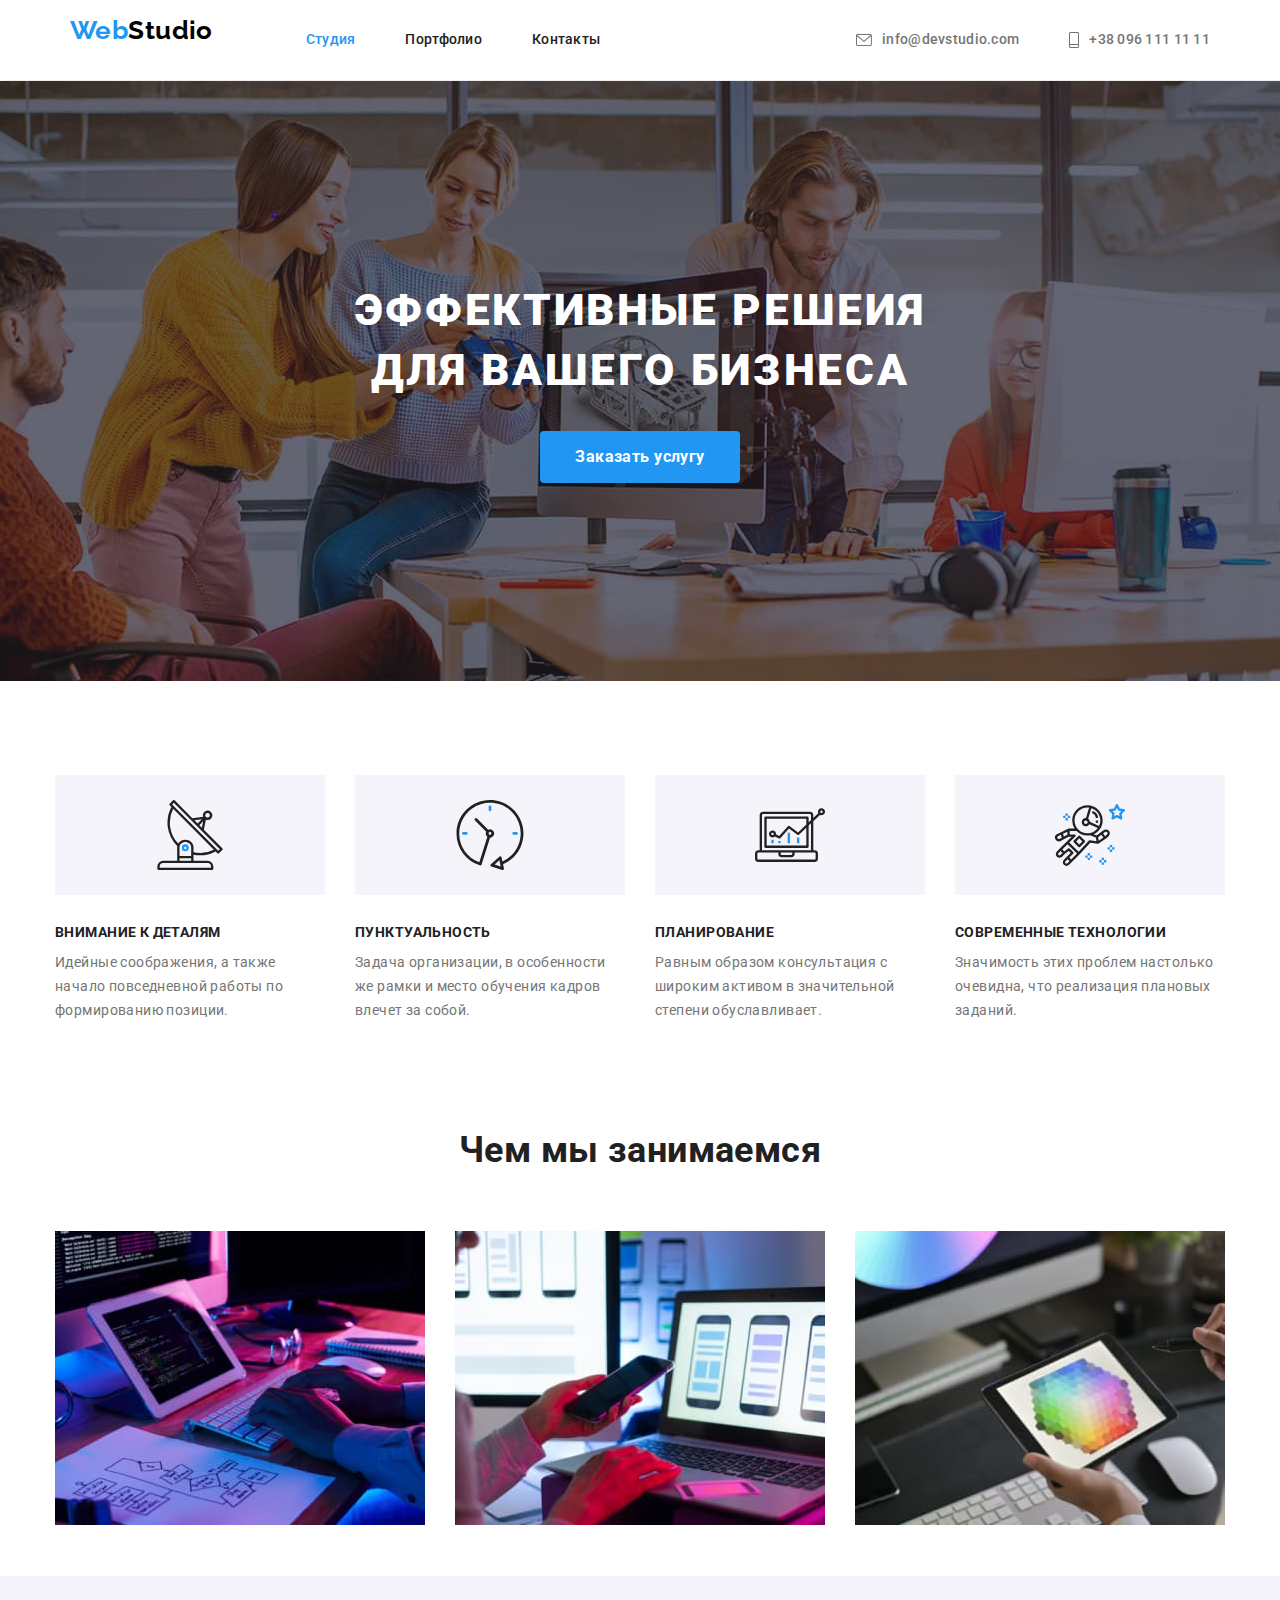
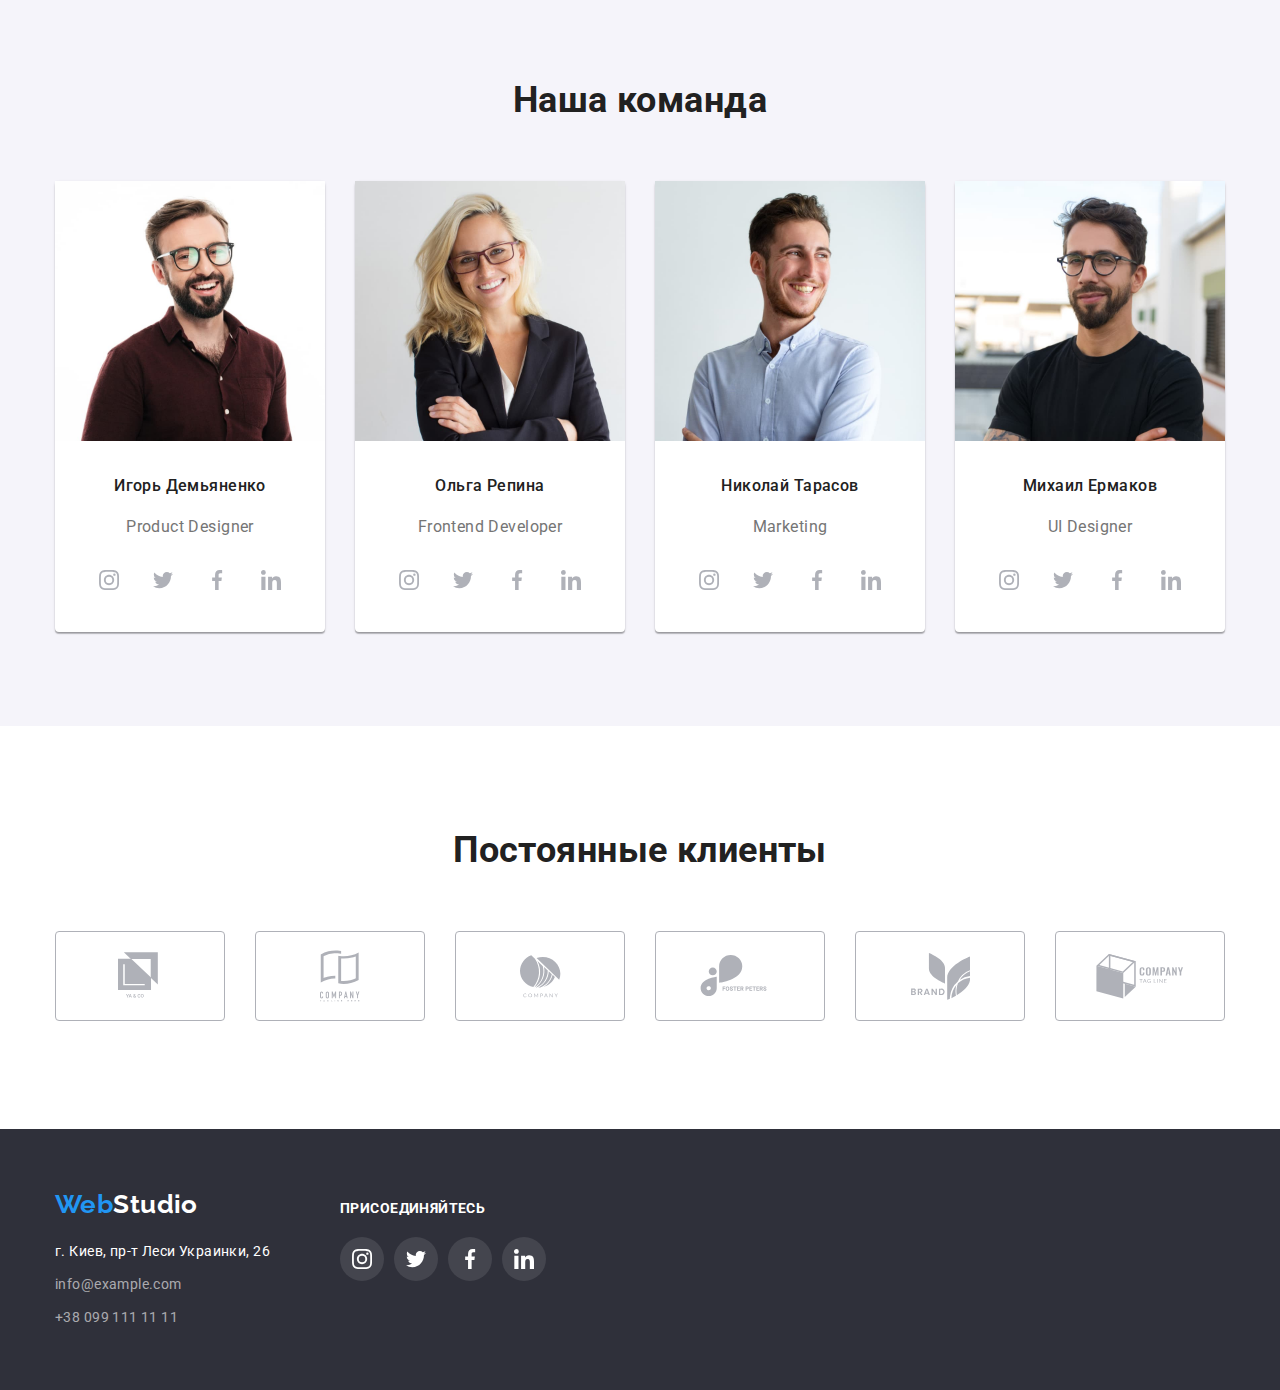
<file: index.html>
<!DOCTYPE html>
<html lang="ru">
  <head>
    <meta charset="UTF-8" />
    <meta name="viewport" content="width=device-width, initial-scale=1.0" />
    <title>Документ</title>
    <link rel="preconnect" href="https://fonts.gstatic.com" />
    <link
      href="https://fonts.googleapis.com/css2?family=Raleway:wght@700&family=Roboto:wght@400;500;700;900&display=swap"
      rel="stylesheet"
    />
    <link
      rel="stylesheet"
      href="https://cdnjs.cloudflare.com/ajax/libs/modern-normalize/1.0.0/modern-normalize.min.css"
    />
    <link rel="stylesheet" href="./css/styles.css" />
  </head>

  <body>
    <!-- Шапка сайта -->
    <header class="page-header">
      <div class="header-container">
        <nav class="nav-container">
          <a href="/" class="logo">Web<span class="logo-dark">Studio</span></a>

          <ul class="list site-nav">
            <li class="item">
              <a href="./index.html" class="link current">Студия</a>
            </li>
            <li class="item">
              <a href="./portfolio.html" class="link">Портфолио</a>
            </li>
            <li class="item"><a href="" class="link">Контакты</a></li>
          </ul>
        </nav>

        <ul class="list contacts">
          <li class="item">
            <a class="contacts-link" href="mailto:info@devstudio.com">
              <svg class="contacts-icon" width="16" height="12">
                <use href="./images/sprite.svg#icon-envelope-hover" />
              </svg>
              <span class="icon-between">info@devstudio.com</span>
            </a>
          </li>
          <li class="item">
            <a class="contacts-link" href="tel:380961111111">
              <svg class="contacts-icon" width="10" height="16">
                <use href="./images/sprite.svg#icon-Vector" />
              </svg>
              <span class="icon-between">+38 096 111 11 11</span>
            </a>
          </li>
        </ul>
      </div>
    </header>

    <main>
      <!-- Герой -->
      <section class="hero">
        <h1 class="hero-title">
          ЭФФЕКТИВНЫЕ РЕШЕИЯ <br />
          ДЛЯ ВАШЕГО БИЗНЕСА
        </h1>
        <a href="" class="button main">Заказать услугу</a>
      </section>

      <!-- Характеристики -->
      <section class="features">
        <div class="container featyres">
          <h2 class="visually-hidden">Характеристики</h2>
          <ul class="list featyre">
            <li class="item feture icon-antenna">
              <div class="icon-background">
                <svg class="" width="70" height="70">
                  <use href="./images/sprite.svg#icon-antenna-1"></use>
                </svg>
              </div>
              <h3 class="features-title">ВНИМАНИЕ К ДЕТАЛЯМ</h3>
              <p>
                Идейные соображения, а также начало повседневной работы по
                формированию позиции.
              </p>
            </li>
            <li class="item feture icon-clock">
              <div class="icon-background">
                <svg class="" width="70" height="70">
                  <use href="./images/sprite.svg#icon-clock-1"></use>
                </svg>
              </div>
              <h3 class="features-title">ПУНКТУАЛЬНОСТЬ</h3>
              <p>
                Задача организации, в особенности же рамки и место обучения
                кадров влечет за собой.
              </p>
            </li>
            <li class="item feture icon-diagram">
              <div class="icon-background">
                <svg class="" width="70" height="70">
                  <use href="./images/sprite.svg#icon-diagram-1"></use>
                </svg>
              </div>
              <h3 class="features-title">ПЛАНИРОВАНИЕ</h3>
              <p>
                Равным образом консультация с широким активом в значительной
                степени обуславливает.
              </p>
            </li>
            <li class="item feture icon-astronaut">
              <div class="icon-background">
                <svg class="" width="70" height="70">
                  <use href="./images/sprite.svg#icon-astronaut-1"></use>
                </svg>
              </div>
              <h3 class="features-title">СОВРЕМЕННЫЕ ТЕХНОЛОГИИ</h3>
              <p>
                Значимость этих проблем настолько очевидна, что реализация
                плановых заданий.
              </p>
            </li>
          </ul>
        </div>
      </section>

      <!-- Чем мы занимаемся -->

      <section class="actions">
        <div class="container">
          <h2 class="action-title">Чем мы занимаемся</h2>
          <ul class="list">
            <li class="item">
              <img
                src="./images/pic.jpg"
                alt="рабочий стол с компьютером"
                width="370"
                class="img"
              />
            </li>
            <li class="item">
              <img
                src="./images/pict.jpg"
                alt="смартфон и ноутбук"
                width="370"
                class="img"
              />
            </li>
            <li class="item">
              <img
                src="./images/pictur.jpg"
                alt="планшет"
                width="370"
                class="img"
              />
            </li>
          </ul>
        </div>
      </section>

      <!-- Команда -->
      <section class="team">
        <div class="container-team">
          <h2 class="team-item">Наша команда</h2>
          <ul class="list team-list">
            <li class="item">
              <img
                src="./images/ihor.jpg"
                alt="мужчина в очках и темной рубашке"
                width="270"
                class="img"
              />
              <div class="item-container">
                <h3 class="list-item">Игорь Демьяненко</h3>
                <p class="item-text">Product Designer</p>

                <ul class="team-socials">
                  <li class="socials-item">
                    <a class="social-link" href="#">
                      <svg class="icon instagram" width="20" height="20">
                        <use
                          href="./images/sprite.svg#icon-instagram-2-1"
                        ></use>
                      </svg>
                    </a>
                  </li>
                  <li class="socials-item">
                    <a class="social-link" href="#">
                      <svg class="icon twitter" width="20" height="20">
                        <use href="./images/sprite.svg#icon-twitter-1-1"></use>
                      </svg>
                    </a>
                  </li>
                  <li class="socials-item">
                    <a class="social-link" href="#">
                      <svg class="icon facebook" width="20" height="20">
                        <use href="./images/sprite.svg#icon-facebook-1-1" />
                      </svg>
                    </a>
                  </li>
                  <li class="socials-item">
                    <a class="social-link" href="#">
                      <svg class="icon linkedin" width="20" height="20">
                        <use href="./images/sprite.svg#icon-linkedin-1-1" />
                      </svg>
                    </a>
                  </li>
                </ul>
              </div>
            </li>
            <li class="item">
              <img
                src="./images/olha.jpg"
                alt="женщина в очках и черном пиджаке "
                width="270"
                class="img"
              />
              <div class="item-container">
                <h3 class="list-item">Ольга Репина</h3>
                <p class="item-text">Frontend Developer</p>

                <ul class="team-socials">
                  <li class="socials-item">
                    <a class="social-link" href="#">
                      <svg class="icon instagram" width="20" height="20">
                        <use
                          href="./images/sprite.svg#icon-instagram-2-1"
                        ></use>
                      </svg>
                    </a>
                  </li>
                  <li class="socials-item">
                    <a class="social-link" href="#">
                      <svg class="icon twitter" width="20" height="20">
                        <use href="./images/sprite.svg#icon-twitter-1-1"></use>
                      </svg>
                    </a>
                  </li>
                  <li class="socials-item">
                    <a class="social-link" href="#">
                      <svg class="icon facebook" width="20" height="20">
                        <use href="./images/sprite.svg#icon-facebook-1-1" />
                      </svg>
                    </a>
                  </li>
                  <li class="socials-item">
                    <a class="social-link" href="#">
                      <svg class="icon linkedin" width="20" height="20">
                        <use href="./images/sprite.svg#icon-linkedin-1-1" />
                      </svg>
                    </a>
                  </li>
                </ul>
              </div>
            </li>
            <li class="item">
              <img
                src="./images/nikolaj.jpg"
                alt="мужчина в светлой рубашке"
                width="270"
                class="img"
              />
              <div class="item-container">
                <h3 class="list-item">Николай Тарасов</h3>
                <p class="item-text">Marketing</p>

                <ul class="team-socials">
                  <li class="socials-item">
                    <a class="social-link" href="#">
                      <svg class="icon instagram" width="20" height="20">
                        <use
                          href="./images/sprite.svg#icon-instagram-2-1"
                        ></use>
                      </svg>
                    </a>
                  </li>
                  <li class="socials-item">
                    <a class="social-link" href="#">
                      <svg class="icon twitter" width="20" height="20">
                        <use href="./images/sprite.svg#icon-twitter-1-1"></use>
                      </svg>
                    </a>
                  </li>
                  <li class="socials-item">
                    <a class="social-link" href="#">
                      <svg class="icon facebook" width="20" height="20">
                        <use href="./images/sprite.svg#icon-facebook-1-1" />
                      </svg>
                    </a>
                  </li>
                  <li class="socials-item">
                    <a class="social-link" href="#">
                      <svg class="icon linkedin" width="20" height="20">
                        <use href="./images/sprite.svg#icon-linkedin-1-1" />
                      </svg>
                    </a>
                  </li>
                </ul>
              </div>
            </li>
            <li class="item">
              <img
                src="./images/michail.jpg"
                alt="мужчина в очках и черной футболке"
                width="270"
                class="img"
              />
              <div class="item-container">
                <h3 class="list-item">Михаил Ермаков</h3>
                <p class="item-text">UI Designer</p>

                <ul class="team-socials">
                  <li class="socials-item">
                    <a class="social-link" href="#">
                      <svg class="icon instagram" width="20" height="20">
                        <use
                          href="./images/sprite.svg#icon-instagram-2-1"
                        ></use>
                      </svg>
                    </a>
                  </li>
                  <li class="socials-item">
                    <a class="social-link" href="#">
                      <svg class="icon twitter" width="20" height="20">
                        <use href="./images/sprite.svg#icon-twitter-1-1"></use>
                      </svg>
                    </a>
                  </li>
                  <li class="socials-item">
                    <a class="social-link" href="#">
                      <svg class="icon facebook" width="20" height="20">
                        <use href="./images/sprite.svg#icon-facebook-1-1" />
                      </svg>
                    </a>
                  </li>
                  <li class="socials-item">
                    <a class="social-link" href="#">
                      <svg class="icon linkedin" width="20" height="20">
                        <use href="./images/sprite.svg#icon-linkedin-1-1" />
                      </svg>
                    </a>
                  </li>
                </ul>
              </div>
            </li>
          </ul>
        </div>
      </section>
      <section class="clients">
        <div class="container">
          <h2 class="heading-clients">Постоянные клиенты</h2>
          <ul class="list-clients">
            <li class="item-clients">
              <a class="link-clients" href="">
                <svg class="icon logo-1" width="44" height="49">
                  <use href="./images/sprite.svg#icon-logo-1"></use>
                </svg>
              </a>
            </li>
            <li class="item-clients">
              <a class="link-clients" href="">
                <svg class="icon logo-2" width="40" height="52">
                  <use href="./images/sprite.svg#icon-logo-2"></use>
                </svg>
              </a>
            </li>
            <li class="item-clients">
              <a class="link-clients" href="">
                <svg class="icon logo-3" width="41" height="43">
                  <use href="./images/sprite.svg#icon-logo-3"></use>
                </svg>
              </a>
            </li>
            <li class="item-clients">
              <a class="link-clients" href="">
                <svg class="icon logo-4" width="80" height="42">
                  <use href="./images/sprite.svg#icon-logo-4"></use>
                </svg>
              </a>
            </li>
            <li class="item-clients">
              <a class="link-clients" href="">
                <svg class="icon logo-5" width="59" height="47">
                  <use href="./images/sprite.svg#icon-logo-5"></use>
                </svg>
              </a>
            </li>
            <li class="item-clients">
              <a class="link-clients" href="">
                <svg class="icon logo-6" width="88" height="45">
                  <use href="./images/sprite.svg#icon-logo-6"></use>
                </svg>
              </a>
            </li>
          </ul>
        </div>
      </section>
    </main>

    <!-- Футер -->
    <footer class="footer">
      <div class="container flex">
        <div class="footer-contacts">
          <a href="/" class="secondary-logo"
            >Web<span class="logo-white">Studio</span></a
          >
          <address class="information">г. Киев, пр-т Леси Украинки, 26</address>
          <ul class="list address">
            <li class="mail">
              <a href="mailto:info@example.com" class="mail"
                >info@example.com</a
              >
            </li>
            <li class="telefon">
              <a href="tel:+380991111111" class="telefon">+38 099 111 11 11</a>
            </li>
          </ul>
        </div>
        <div class="footer-sociallinks">
          <p class="social-text">ПРИСОЕДИНЯЙТЕСЬ</p>
          <ul class="social list">
            <li class="social-item icon-insta">
              <a class="icon-link" href="">
                <svg class="" width="20" height="20">
                  <use href="./images/sprite.svg#icon-instagram-2"></use>
                </svg>
              </a>
            </li>
            <li class="social-item icon-face">
              <a class="icon-link" href="">
                <svg class="" width="20" height="20">
                  <use href="./images/sprite.svg#icon-twitter-1"></use>
                </svg>
              </a>
            </li>
            <li class="social-item icon-twitt">
              <a class="icon-link" href="">
                <svg class="" width="20" height="20">
                  <use href="./images/sprite.svg#icon-facebook-1"></use>
                </svg>
              </a>
            </li>
            <li class="social-item icon-linked">
              <a class="icon-link" href="">
                <svg class="" width="20" height="20">
                  <use href="./images/sprite.svg#icon-linkedin-1"></use>
                </svg>
              </a>
            </li>
          </ul>
        </div>
      </div>
    </footer>
  </body>
</html>
</file>
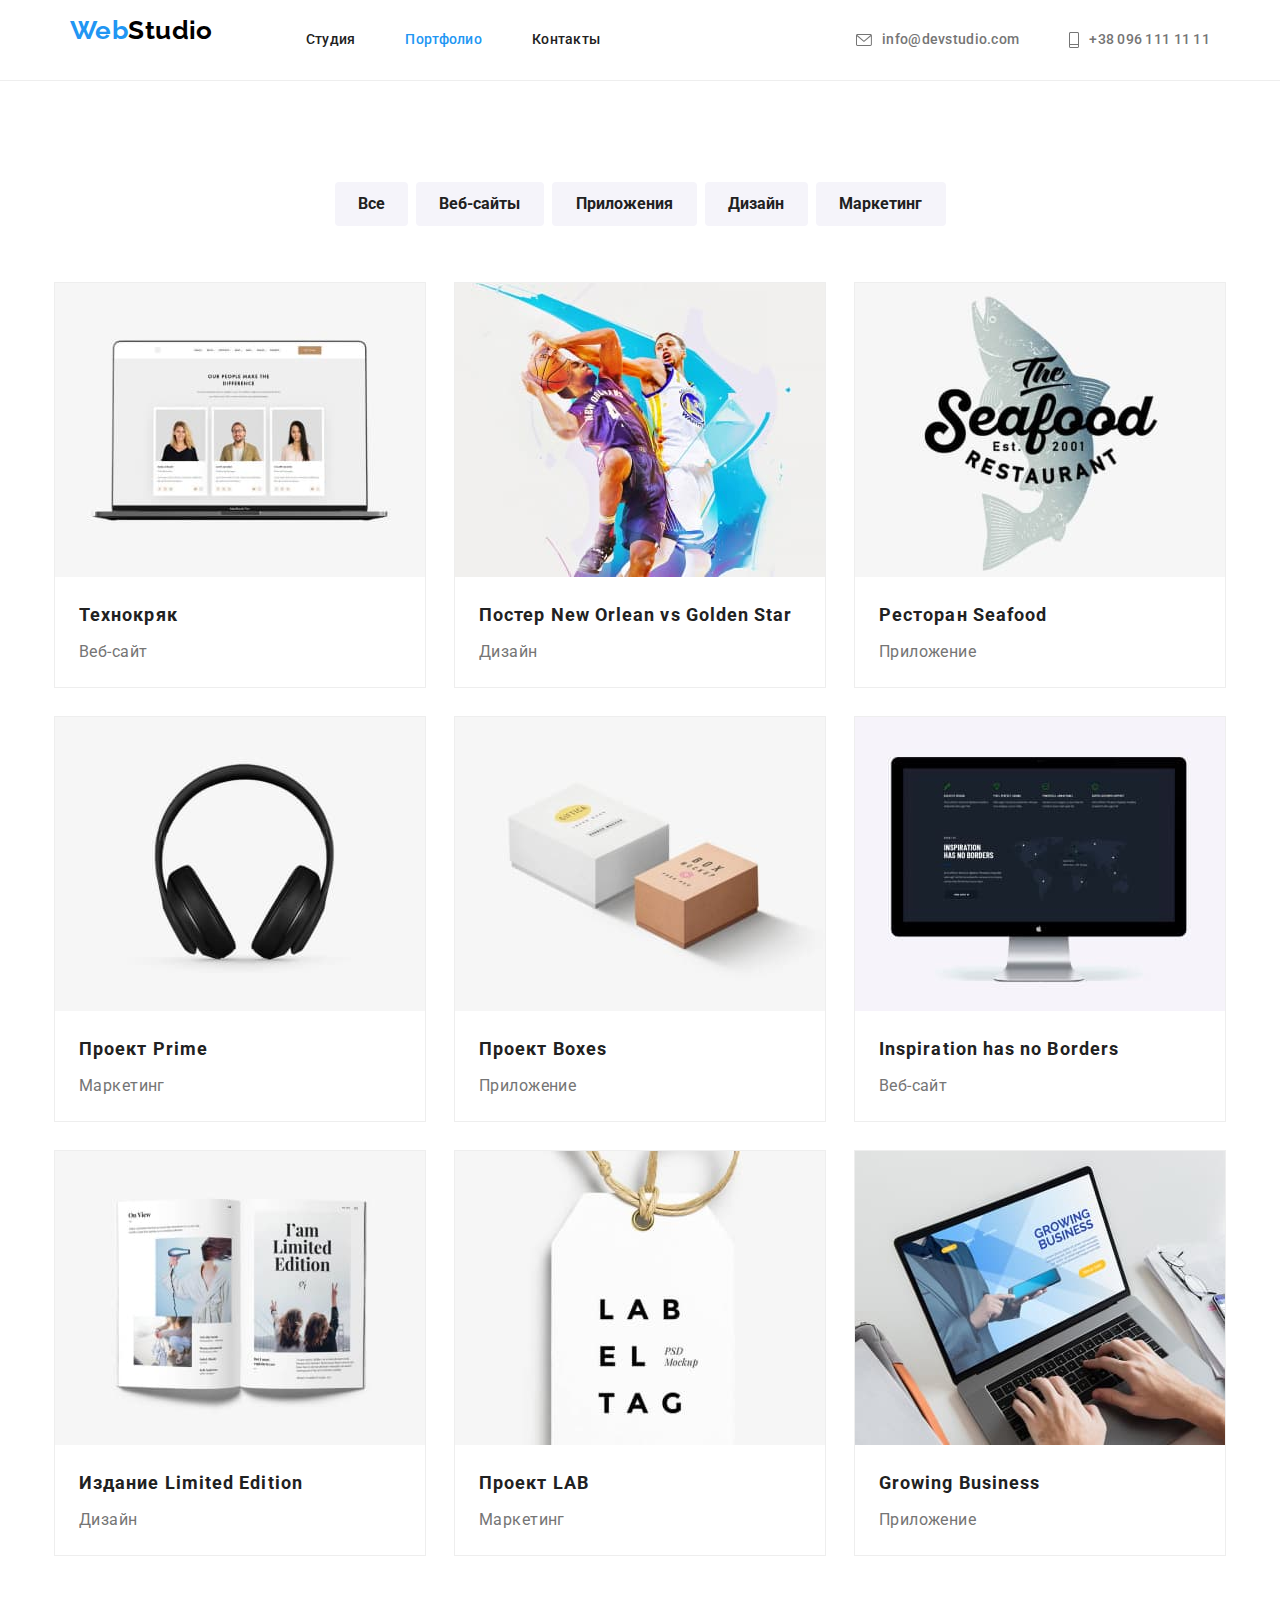
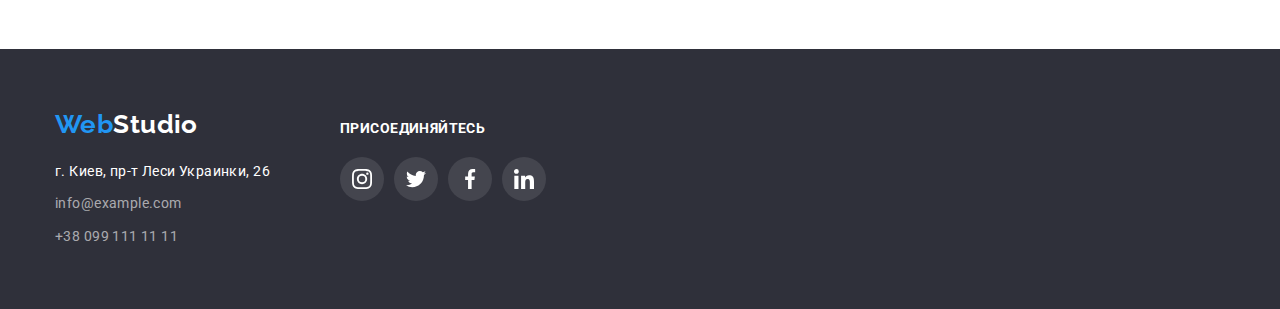
<file: portfolio.html>
<!DOCTYPE html>
<html lang="ru">
  <head>
    <meta charset="UTF-8" />
    <meta name="viewport" content="width=device-width, initial-scale=1.0" />
    <title>Портфолио</title>
    <link rel="preconnect" href="https://fonts.gstatic.com" />
    <link
      href="https://fonts.googleapis.com/css2?family=Raleway:wght@700&family=Roboto:wght@400;500;700;900&display=swap"
      rel="stylesheet"
    />
    <link
      rel="stylesheet"
      href="https://cdnjs.cloudflare.com/ajax/libs/modern-normalize/1.0.0/modern-normalize.min.css"
    />
    <link rel="stylesheet" href="./css/styles.css" />
  </head>
  <body>
    <!-- Шапка сайта -->
    <header class="page-header">
      <div class="header-container portfolio">
        <nav class="nav-container">
          <a href="/" class="logo">Web<span class="logo-dark">Studio</span></a>

          <ul class="list site-nav">
            <li class="item">
              <a href="./index.html" class="link">Студия</a>
            </li>
            <li class="item">
              <a href="./portfolio.html" class="link current">Портфолио</a>
            </li>
            <li class="item"><a href="" class="link">Контакты</a></li>
          </ul>
        </nav>

        <ul class="list contacts">
          <li class="item">
            <a class="contacts-link" href="mailto:info@devstudio.com">
              <svg class="contacts-icon" width="16" height="12">
                <use href="./images/sprite.svg#icon-envelope-hover" />
              </svg>
              <span class="icon-between">info@devstudio.com</span>
            </a>
          </li>
          <li class="item">
            <a class="contacts-link" href="tel:380961111111">
              <svg class="contacts-icon" width="10" height="16">
                <use href="./images/sprite.svg#icon-Vector" />
              </svg>
              <span class="icon-between">+38 096 111 11 11</span>
            </a>
          </li>
        </ul>
      </div>
    </header>

    <main>
      <!--Резюме-->
      <section>
        <h1 class="visually-hidden">Резюме</h1>
        <div class="main-container">
          <ul class="list button">
            <li class="item">
              <button type="button" class="button first">Все</button>
            </li>
            <li class="item">
              <button type="button" class="button second">Веб-сайты</button>
            </li>
            <li class="item">
              <button type="button" class="button third">Приложения</button>
            </li>
            <li class="item">
              <button type="button" class="button fourth">Дизайн</button>
            </li>
            <li class="item">
              <button type="button" class="button fifth">Маркетинг</button>
            </li>
          </ul>

          <ul class="list cards">
            <li class="list-element">
              <a class="link-element" href="">
                <img
                  class="img"
                  src="./images/screen.jpg"
                  alt="ноутбук"
                  width="370"
                />
                <div class="portfolio-element">
                  <h2 class="portfolio-item">Технокряк</h2>
                  <p class="portfolio-text">Веб-сайт</p>
                </div>
              </a>
            </li>
            <li class="list-element">
              <a class="link-element" href="">
                <img
                  class="img"
                  src="./images/people.jpg"
                  alt="баскедболисты"
                  width="370"
                />
                <div class="portfolio-element">
                  <h2 class="portfolio-item">
                    Постер New Orlean vs Golden Star
                  </h2>
                  <p class="portfolio-text">Дизайн</p>
                </div>
              </a>
            </li>
            <li class="list-element">
              <a class="link-element" href="">
                <img
                  class="img"
                  src="./images/logo.jpg"
                  alt="логотип"
                  width="370"
                />
                <div class="portfolio-element">
                  <h2 class="portfolio-item">Ресторан Seafood</h2>
                  <p class="portfolio-text">Приложение</p>
                </div>
              </a>
            </li>
            <li class="list-element">
              <a class="link-element" href="">
                <img
                  class="img"
                  src="./images/earflaps.jpg"
                  alt="наушники"
                  width="370"
                />
                <div class="portfolio-element">
                  <h2 class="portfolio-item">Проект Prime</h2>
                  <p class="portfolio-text">Маркетинг</p>
                </div>
              </a>
            </li>
            <li class="list-element">
              <a class="link-element" href="">
                <img
                  class="img"
                  src="./images/box.jpg"
                  alt="коробки"
                  width="370"
                />
                <div class="portfolio-element">
                  <h2 class="portfolio-item">Проект Boxes</h2>
                  <p class="portfolio-text">Приложение</p>
                </div>
              </a>
            </li>
            <li class="list-element">
              <a class="link-element" href="">
                <img
                  class="img"
                  src="./images/comp.jpg"
                  alt="компьютер"
                  width="370"
                />
                <div class="portfolio-element">
                  <h2 class="portfolio-item">Inspiration has no Borders</h2>
                  <p class="portfolio-text">Веб-сайт</p>
                </div>
              </a>
            </li>
            <li class="list-element">
              <a class="link-element" href="">
                <img
                  class="img"
                  src="./images/book.jpg"
                  alt="книга"
                  width="370"
                />
                <div class="portfolio-element">
                  <h2 class="portfolio-item">Издание Limited Edition</h2>
                  <p class="portfolio-text">Дизайн</p>
                </div>
              </a>
            </li>
            <li class="list-element">
              <a class="link-element" href="">
                <img
                  class="img"
                  src="./images/lab.jpg"
                  alt="табличка"
                  width="370"
                />
                <div class="portfolio-element">
                  <h2 class="portfolio-item">Проект LAB</h2>
                  <p class="portfolio-text">Маркетинг</p>
                </div>
              </a>
            </li>
            <li class="list-element">
              <a class="link-element" href="">
                <img
                  class="img"
                  src="./images/laptop.jpg"
                  alt="ноутбук на котором печатают"
                  width="370"
                />
                <div class="portfolio-element">
                  <h2 class="portfolio-item">Growing Business</h2>
                  <p class="portfolio-text">Приложение</p>
                </div>
              </a>
            </li>
          </ul>
        </div>
      </section>
    </main>

    <!-- Футер -->
    <footer class="footer">
      <div class="container flex">
        <div class="footer-contacts">
          <a href="/" class="secondary-logo"
            >Web<span class="logo-white">Studio</span></a
          >
          <address class="information">г. Киев, пр-т Леси Украинки, 26</address>
          <ul class="list address">
            <li class="mail">
              <a href="mailto:info@example.com" class="mail"
                >info@example.com</a
              >
            </li>
            <li class="telefon">
              <a href="tel:+380991111111" class="telefon">+38 099 111 11 11</a>
            </li>
          </ul>
        </div>
        <div class="footer-sociallinks">
          <p class="social-text">ПРИСОЕДИНЯЙТЕСЬ</p>
          <ul class="social list">
            <li class="social-item icon-insta">
              <a class="icon-link" href="">
                <svg class="" width="20" height="20">
                  <use href="./images/sprite.svg#icon-instagram-2"></use>
                </svg>
              </a>
            </li>
            <li class="social-item icon-face">
              <a class="icon-link" href="">
                <svg class="" width="20" height="20">
                  <use href="./images/sprite.svg#icon-twitter-1"></use>
                </svg>
              </a>
            </li>
            <li class="social-item icon-twitt">
              <a class="icon-link" href="">
                <svg class="" width="20" height="20">
                  <use href="./images/sprite.svg#icon-facebook-1"></use>
                </svg>
              </a>
            </li>
            <li class="social-item icon-linked">
              <a class="icon-link" href="">
                <svg class="" width="20" height="20">
                  <use href="./images/sprite.svg#icon-linkedin-1"></use>
                </svg>
              </a>
            </li>
          </ul>
        </div>
      </div>
    </footer>
  </body>
</html>
</file>
<file: css/styles.css>
:root {
  --primery-text-color: #757575;
  --title-text-color: #212121;
  --accent-color: #2196f3;
  --hirou-color: #ffffff;
  --last-text-color: rgba(255, 255, 255, 0.6);
  --secondary-background-color: #2f303a;
  --last-background-color: #f5f4fa; 
  --dark-logo-color: #000000
}

body {
    background-color: var(--main-background-color);
    color: var(--primery-text-color);

    font-family: Roboto; sans-serif;
    font-weight: 400;
    font-size: 14px;
    line-height: 1.7;
    letter-spacing: 0.03em;
}

.list {
    margin: 0;
    padding: 0;
    list-style: none;
}

.container {
    width: 1200px; 

    padding-left: 15px;
    padding-right: 15px;

    margin-left: auto;
    margin-right: auto;
}

.container > .featyres {
    width: 1200px; 

    padding-left: 15px;
    padding-right: 15px;

    margin-left: auto;
    margin-right: auto;
}

/* container ul */
.container > .list {
    display: flex;
    width: 1170px;
    height: 251px;
}

/* box li */
.container .item.feture {
    display: block;
    width: calc(100% - 90px/4);
    height: 251px;
    border-radius: 4px;
    align-items: center;
    justify-content: center;   
}

.icon-background {
    display: flex;
    width: 270px;
    height: 120px;
    background-color: var(--last-background-color); 
    align-items: center;
    justify-content: center;
}

.container .item + .item {
    margin-left: 30px;
}

a {
    text-decoration: none;
}

.logo {
    color: var(--accent-color);

    margin-right: 93px;
}

.logo-dark {
    color: var(--dark-logo-color);
}

.logo,
.secondary-logo { 
    display: block;
    margin-bottom: 20px;
    font-family: Raleway; ;
    font-weight: 700;
    font-size: 26px;
    line-height: 1.19;
}

.site-nav a {
    color: var(--title-text-color);
} 

.link.current {
    color: var(--accent-color);
}

.contacts a {
    color: inherit;
}

.site-nav a,
.contacts a {
    font-weight: 500;
    font-size: 14px;
    line-height: 1.14;
    letter-spacing: 0.02em;
}

.site-nav a:hover,
.site-nav a:focus,
.contacts a:hover,
.contacts a:focus {
    color: var(--accent-color);
}

.page-header {
    background-color: var(--hirou-color);
    border-bottom: 1px solid #eeeeee; 
}

.hero {
    height: 600px;
    max-width: 1600px;
    padding-top: 200px;
    padding-bottom: 200px;
    margin-left: auto;
    margin-right: auto;
    background-size: cover;
    background-position: center;

    background-image:linear-gradient(
      rgba(47, 48, 58, 0.4),
        rgba(47, 48, 58, 0.4)
    ),
    url(../images/backgroung-image.jpg);

    text-align: center;
}

.hero,
footer {
    background-color: var(--secondary-background-color);
}

.hero-title {
    margin-bottom: 30px;
    color: var(--hirou-color);

    font-weight: 900;
    font-size: 44px;
    line-height: 1.36;
    text-align: center;
    letter-spacing: 0.06em;
}

.main {
    color: var(--hirou-color);
    background-color: var(--accent-color);
}

.features .features-title {
    color: var(--title-text-color);

    font-weight: 700;
    font-size: 14px;
    line-height: 1.14;
    padding-top: 30px;
}

.features {
    padding-top: 94px;
    padding-bottom: 94px;

    background-color: var(--hirou-color);
}

.actions {
    padding-bottom: 94px;

    background-color: var(--hirou-color);
}

.container-team {
    width: 1200px; 
    
    padding-left: 15px;
    padding-right: 15px;  

    margin-left: auto;
    margin-right: auto;
}

.team {
    padding-top: 94px;
    padding-bottom: 94px;

    background-color: var(--last-background-color);
}

.team-list {
    display: flex;
    justify-content: center;
}

.team-list > .item + .item {
    margin-left: 30px;
}

.team-list > .item {
    width: calc((100% - 90px)/4); 
    background-color: var(--hirou-color);
    box-shadow: 0px 1px 3px rgba(0, 0, 0, 0.12), 0px 1px 1px rgba(0, 0, 0, 0.14), 0px 2px 1px rgba(0, 0, 0, 0.2);
    border-radius: 4px;
}

.item-container {
    padding-top: 30px;
    padding-bottom: 30px;
    justify-content: center;  
}

.team-socials > .socials-item + .socials-item {
    margin-left: 10px;
}

/* ul */
.team-socials {
    display: flex;
    width: 206px;
    height: 44px;
    
    padding: 0;
    margin-left: auto;
    margin-right: auto;
    list-style: none;
}

/* a */
.social-link {
    display: flex;
    color: #AFB1B8;
    padding: 0;
    border: none;
    width: 44px;
    height: 44px;
    border-radius: 50%;
    background-color: var(--hirou-color);
    align-items: center;
    justify-content: center;
}

.social-link:hover,
.social-link:focus {
    color: var(--hirou-color);
    background-color: var(--accent-color);
}

.social-link .icon {
    fill: currentColor;
}

h2 {
    color: var(--title-text-color);

    font-weight: 700;
    font-size: 36px;
    line-height: 1,16;
    text-align: center;
}

h3 {
    margin-bottom: 10px;
}

p {
    margin: 0;
}

.list-item {
    color: var(--title-text-color);

    font-weight: 500;
    font-size: 16px;
    line-height: 1.9;
    text-align: center;
}

.item-text {
    font-size: 16px;
    line-height: 1.9;
    text-align: center;
    margin-bottom: 16px;
}

.secondary-logo {
    color: var(--accent-color);
}

.information {
    margin-bottom: 9px;
    
    color: var(--hirou-color);

    font-style: normal;
}

.logo-white {
    color: var(--hirou-color);
}

.mail, 
.telefon {
    color: var(--last-text-color);
}

/* portfolio.html */
.button {
    display: inline-block;
    border: 1px solid transparent;
    border-radius: 4px;
    padding: 6px 22px;
    text-align: center;


    color: var(--title-text-color);
    background-color: var(--last-background-color);

    font-family: inherit;
    font-weight: 700;
    font-size: 16px;
    line-height: 1.87;
}

.button:hover,
.button:focus{
    color: var(--hirou-color);
    background-color: var(--accent-color);
} 

/* button index.html  */
.button.main {
    padding: 10px 32px;
    min-width: 200px;
     
    color: var(--hirou-color);
    background-color: var(--accent-color)
}

/* portfolio.html */
.portfolio-item {
    color: var(--title-text-color);

    font-weight: 700;
    font-size: 18px;
    line-height: 2;
    letter-spacing: 0.06em;
    text-align: left;
}

.portfolio-text {
    color: var(--primery-text-color);

    font-size: 16px;
    line-height: 1.87;
}

.button.first {
    min-width: 73px;
}

.button.second {
    min-width: 128px;
}

.button.third {
    min-width: 145px;
}

.button.fourth {
    min-width: 103px;
}

.button.fifth {
    min-width: 130px;
}

h1, h2, h3 {
    margin-top: 0;
}

h2 {
    margin-bottom: 50px;
}

.list h2 {
    margin-bottom: 4px;
}

.site-nav > .item:not(:last-child) {
    margin-right: 50px;
}

.header-container {
    display: flex;
    align-items: center;

    width: 1170px;
    padding-left: 15px;
    padding-right: 15px;
    margin-left: auto;
    margin-right: auto;
}

.nav-container {
    display: flex;
    align-items: center;
}

.list.site-nav {
    display: flex;
}

.list.contacts {
    display: flex;

    margin-left: auto;
}

.list.contacts .item + .item {
    margin-left: 50px;
}

.site-nav .link {
    display: block;
    padding-top: 32px;
    padding-bottom: 32px;
}

.img, .svg {
    display: block;
}

/* кнопки портфолио */
.list.button {
    display: flex;
    justify-content: center;
    margin-bottom: 50px;
    background-color: var(--main-background-color);
}

.list.button .item + .item {
    margin-left: 8px;
}

.main-container {
    width: 1200px;
    padding-top: 94px;
    padding-bottom: 94px;
    padding-right: 15px;
    padding-left: 15px;

    margin-right: auto;
    margin-left: auto;

    background-color: var(--main-background-color);
}

.list.cards {
    display: flex;
    flex-wrap: wrap;
}

.list-element {
    width: calc((100% - 60px)/3);
    background: var(--hirou-color);
    outline: 1px solid #eeeeee;
    
}

.link-element {
    display: block;
}

.link-element:hover,
.link-element:focus {
    box-shadow: 0px 4px 4px rgba(0, 0, 0, 0.25);
}

.list-element:not(:nth-last-child(3n+1)) {
    margin-right: 30px; 
}

.portfolio-element {
    padding: 20px  24px;
   
   
}
.list-element:not(:nth-last-child(-n+3)) {
    margin-bottom: 30px;
}

.clients {
    padding-top: 94px;
    padding-bottom: 94px;
}

/* ul */
.list-clients {
    display: flex;
    list-style: none;
    padding: 0;
}

/* a */
.list-clients .link-clients {
    display: flex;
    
    width: 170px;
    height: 90px;
    
    border: 1px solid #afb1b8;
    border-radius: 4px;


    justify-content: center;
    align-items: center;

    color: #AFB1B8;
}

.item-clients .icon {
    fill: currentColor;
}

.link-clients:hover,
.link-clients:focus {
    color: var(--accent-color);
    border: 1px solid var(--accent-color)
}


.list-clients .item-clients + .item-clients {
    margin-left: 30px;
}
    
.footer {
    padding-top: 60px;
    padding-bottom: 60px;
}

.container.flex {
    display: flex ;
    width: 1200;
    padding: 0 15px;
    margin: 0 auto;
    align-items: baseline;
}

.list.address {
    flex-direction:column
}

.list.address > .mail {
    margin-bottom: 9px;
}

.visually-hidden {
    position: absolute;
    clip: rect(0 0 0 0);
    width: 1px;
    height: 1px;
    margin: -1px;
}

.footer-contacts {
    margin-right: 70px;
}

.footer-sociallinks .social-text {
    font-weight: 700;
    line-height: 1.14;

    color: var(--hirou-color);
}

.social-text {
    margin-bottom: 20px;
}

.social.list {
    display: flex;
    width: 206px;
    height: 44px;
}

.icon-link {
    display: flex;
    width: 44px;
    height: 44px;
    background-color: rgba(255, 255, 255, 0.1);
    border-radius: 50%;
    justify-content: center;
    align-items: center;
}

.icon-link:hover,
.icon-link:focus {
    background-color: var( --accent-color);
}

.social.list .social-item + .social-item{
    margin-left: 10px;
}

/* изменения в header */
.icon-between {
    margin-left: 10px;
}

.contacts-link {
    display: flex;
    align-items: center;
    color: var(--primery-text-color);
}

.contacts-icon {
    fill: currentColor;
}

.a {
    display: block;
}
</file>
